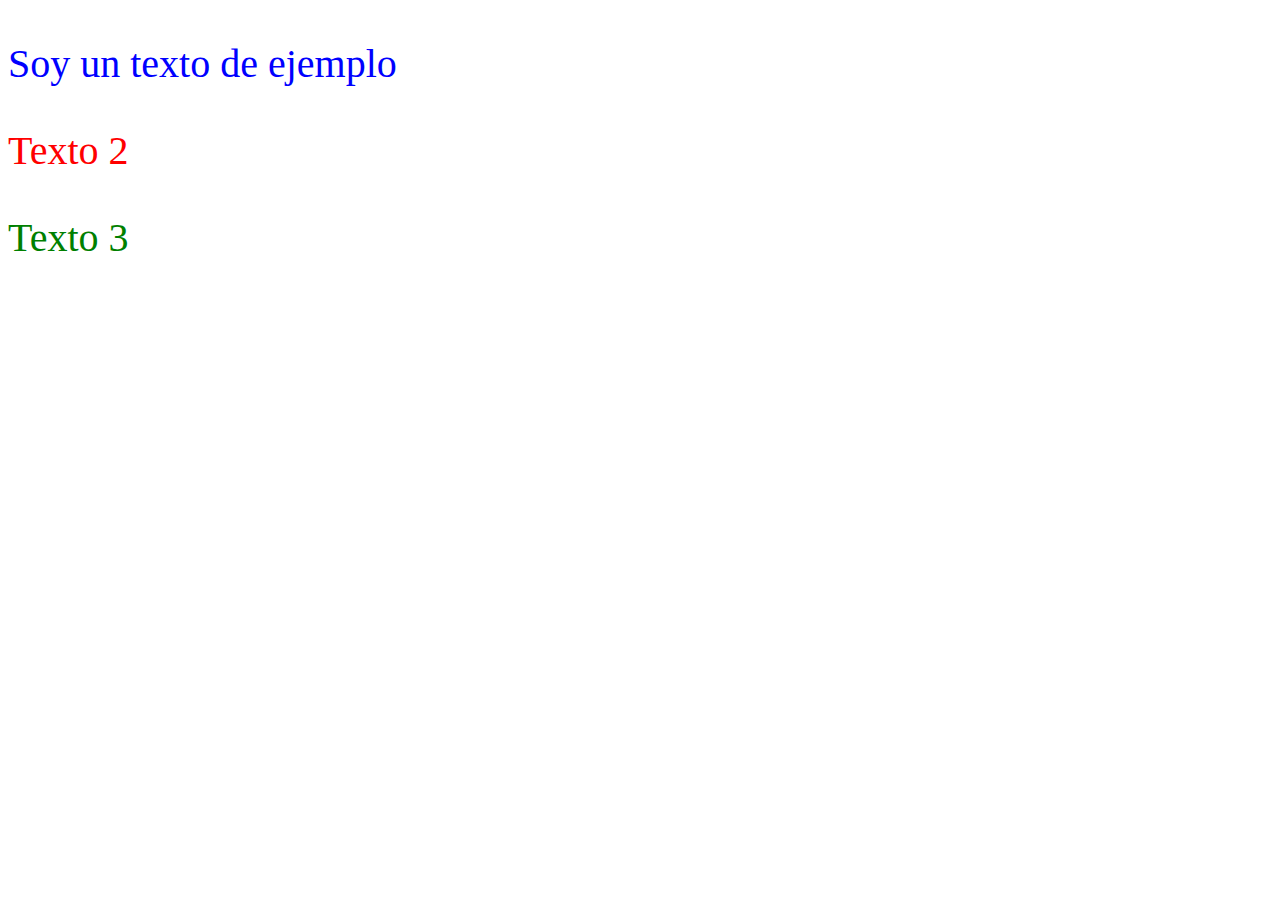
<file: CSS/Clases CSS/index.html>
<!DOCTYPE html>
<html lang="es">
<head>
    <meta charset="UTF-8">
    <meta name="viewport" content="width=device-width, initial-scale=1.0">
    <title>Clase CSS</title>
    <link rel="stylesheet" href="./CSS/estilos.css">
</head>
<body>
    <p>Soy un texto de ejemplo</p>
    <p id="texto2">Texto 2</p>
    <p class="texto3">Texto 3</p>
</body>
</html>
</file>
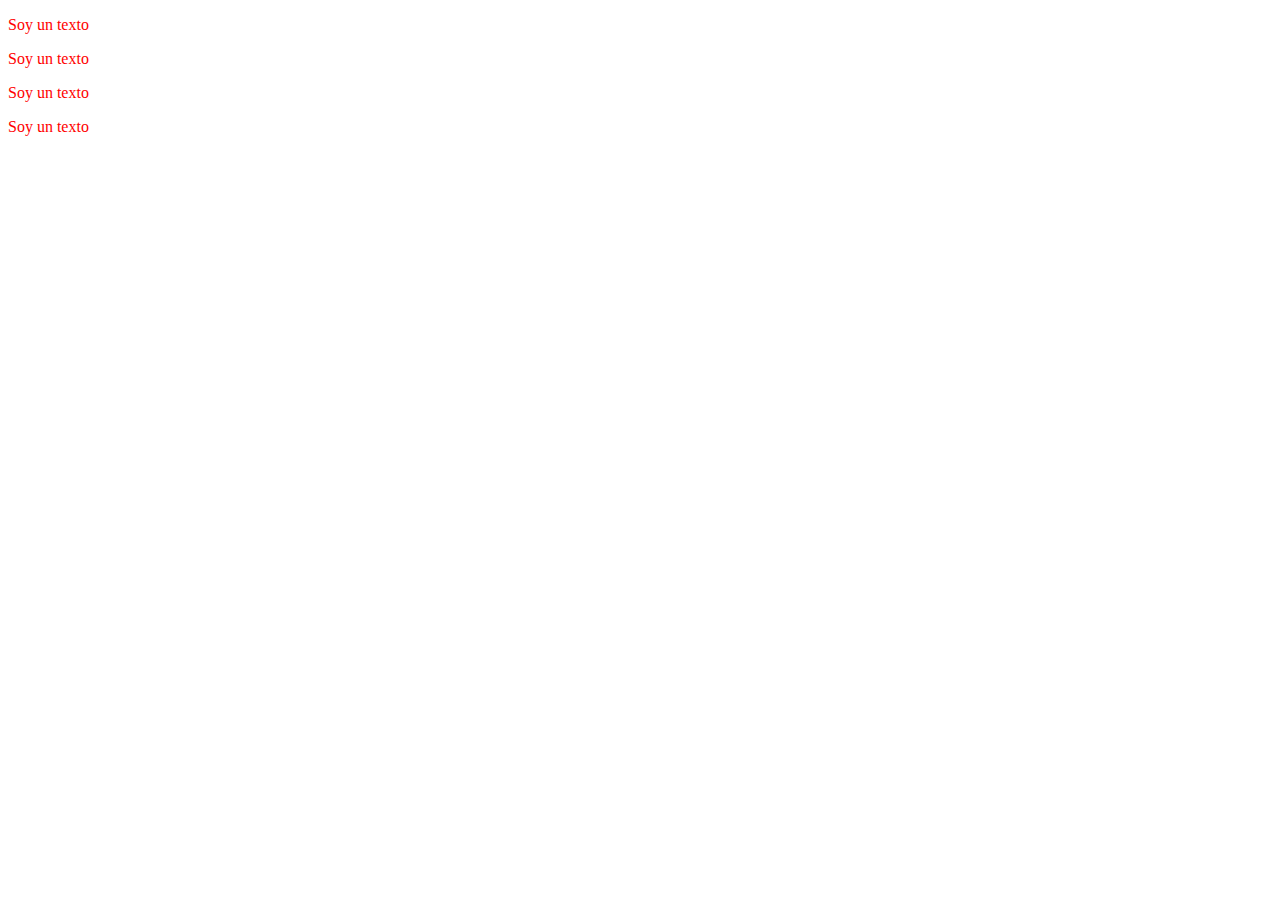
<file: CSS/Clases CSS/Clase combinadores/index.html>
<!DOCTYPE HTML>
<html lang="es">
    <head>
        <meta charset="utf-8">
        <meta name="viewport" content="width=device-width, initial-scale=1.0">
        <title>Combinadores</title>
        <link rel="stylesheet" href="./estilos.css">
    </head>
    <body>
        <!-- <div>
            <h2>Soy un h2</h2>
            <p>Soy una etiqueta de parrafo</p>
            <h2>Soy un h2</h2>
            <h3>Soy un h3</h3>
            <p>Soy una etiqueta p</p>
            <h2>Soy un h2</h2>
            <p>Soy una etiqueta p</p>
        </div> -->
        <div>
            <article>
                <p>Soy un texto</p>
            </article>
            <article>
                <p>Soy un texto</p>
            </article>
            <section>
                <div>
                    <p>Soy un texto</p>
                </div>
            </section>
            <p>Soy un texto</p>
        </div>
    </body>
</html>
</file>
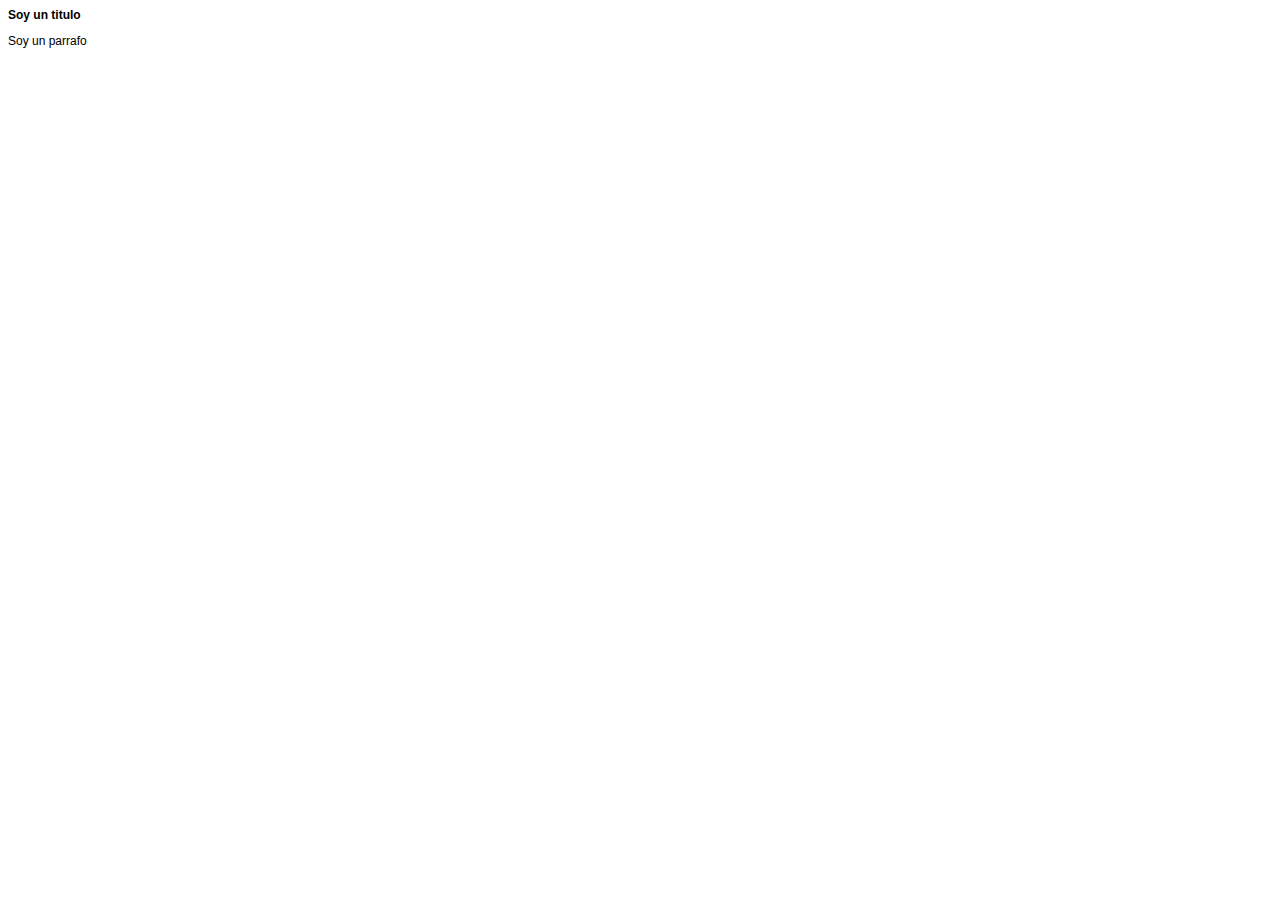
<file: CSS/Clases CSS/clase herencia/index.html>
<!DOCTYPE html>
<html lang="en">
<head>
    <meta charset="UTF-8">
    <meta name="viewport" content="width=device-width, initial-scale=1.0">
    <title>Clase herencia</title>
    <link rel="stylesheet" href="./style.css">
</head>
<body>
    <main>
        <h1>Soy un titulo</h1>
        <p>Soy un parrafo</p>
    </main>
</body>
</html>
</file>
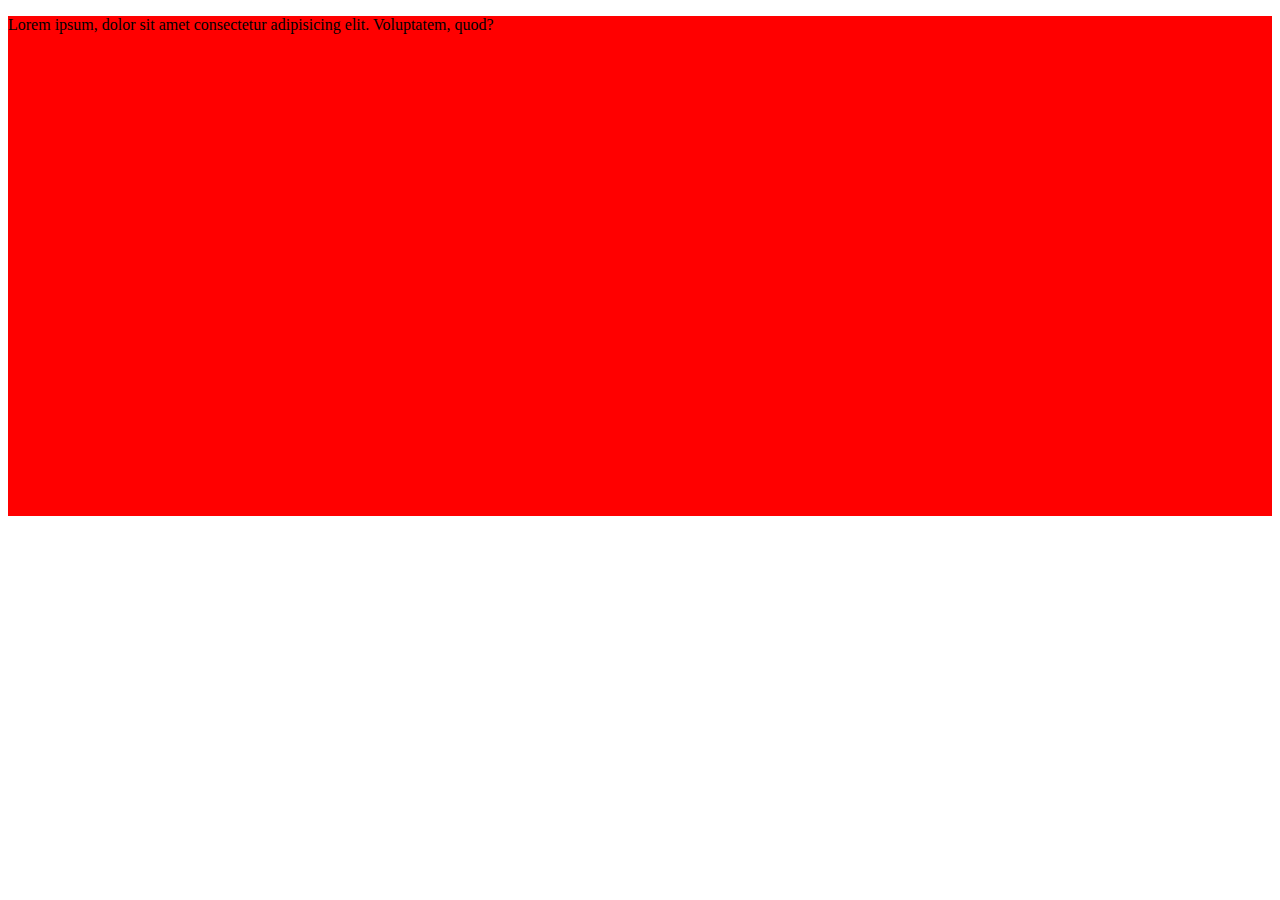
<file: CSS/Clases CSS/Clase medidas/index.html>
<!DOCTYPE html>
    <html lang="es">
        <head>
            <meta name="viewport" content="width=device-width, initial-scale=1.0">
            <meta charset="utf-8">
            <title>Clase Medidas</title>
            <link rel="stylesheet" href="./estilos.css">
        </head>
        <body>
            <main>
                <p>Lorem ipsum, dolor sit amet consectetur adipisicing elit. Voluptatem, quod?</p>
            </main>
        </body>
    </html>
</file>
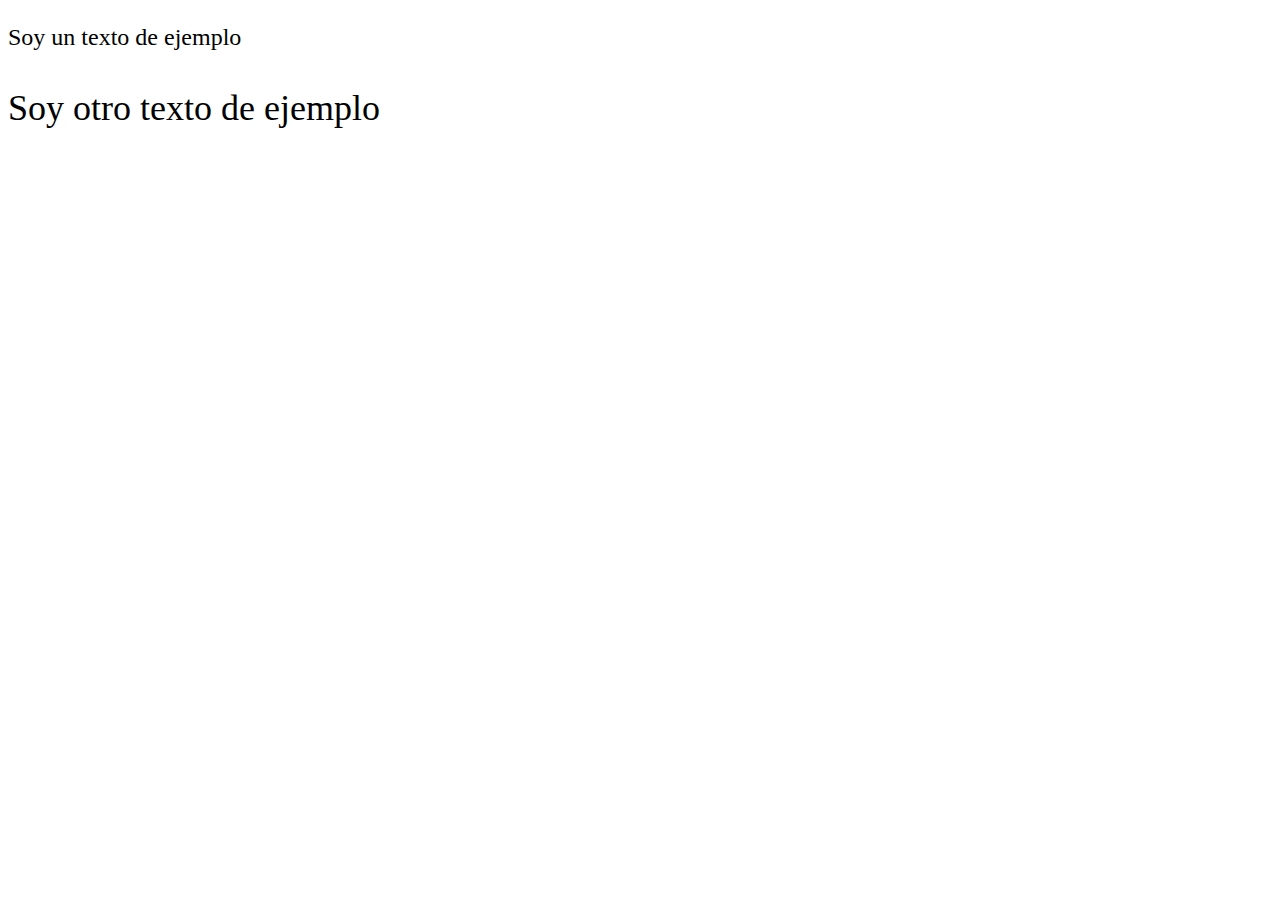
<file: CSS/Clases CSS/em/index.html>
<!DOCTYPE html>
<html lang="es">
    <head>
        <meta charset="utf-8">
        <meta name="vieport" content="width= device-width, initial-scale=1.0">
        <title>Medidas em</title>
        <link rel="stylesheet" href="./estilos.css">
    </head>
    <body>
        <main class="text-container">
            <p>Soy un texto de ejemplo</p>
            <div>
                <p>Soy otro texto de ejemplo</p>
            </div>
        </main>
    </body>
</html>
</file>
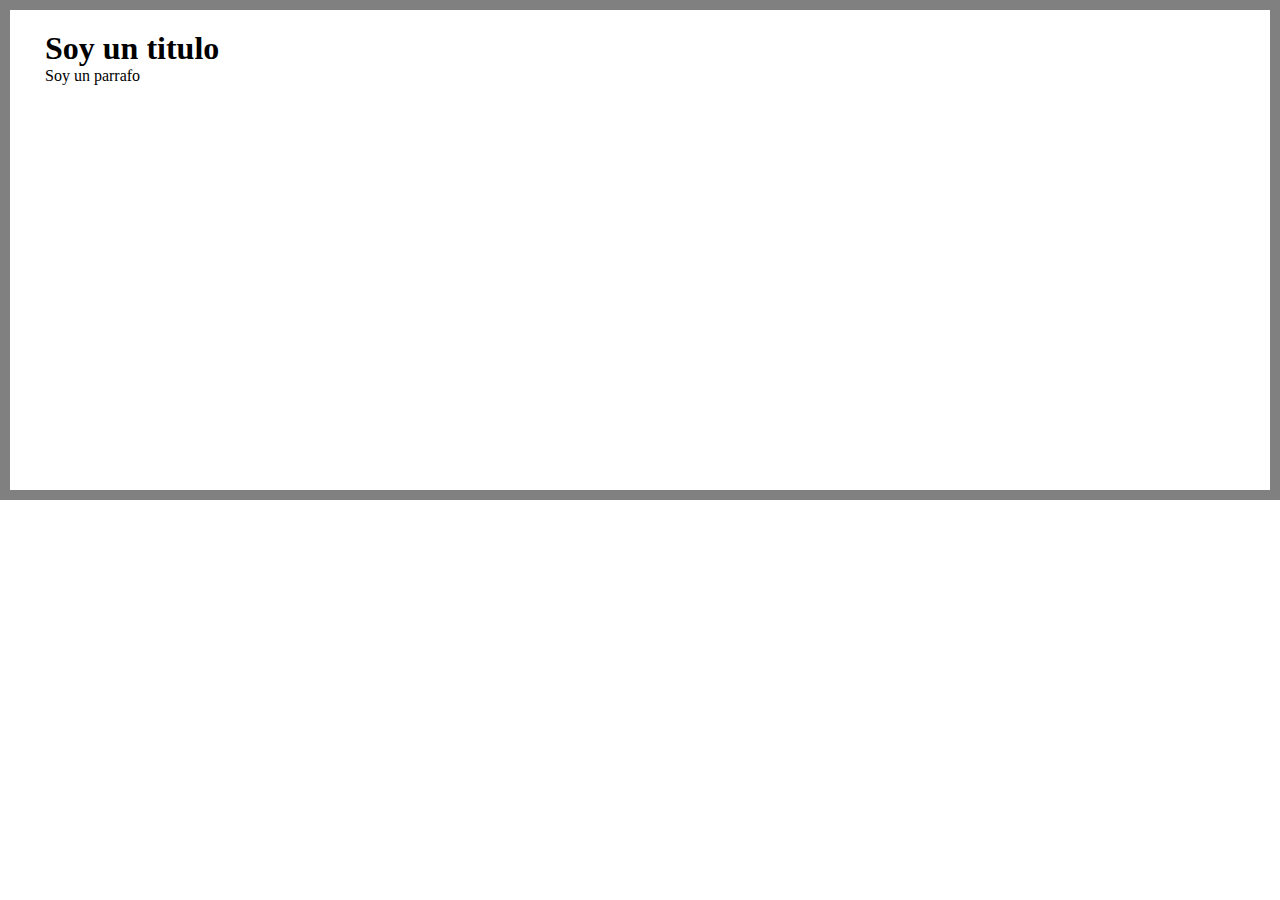
<file: CSS/Clases CSS/Modelo de caja/index.html>
<!DOCTYPE html>
<html lang="en">
<head>
    <meta charset="UTF-8">
    <meta name="viewport" content="width=device-width, initial-scale=1.0">
    <title>Modelo de caja</title>
    <link rel="stylesheet" href="./style.css">
</head>
<body>
    <main>
        <section>
            <h1>Soy un titulo</h1>
            <div>
                <p>Soy un parrafo</p>
            </div>
        </section>
    </main>
</body>
</html>
</file>
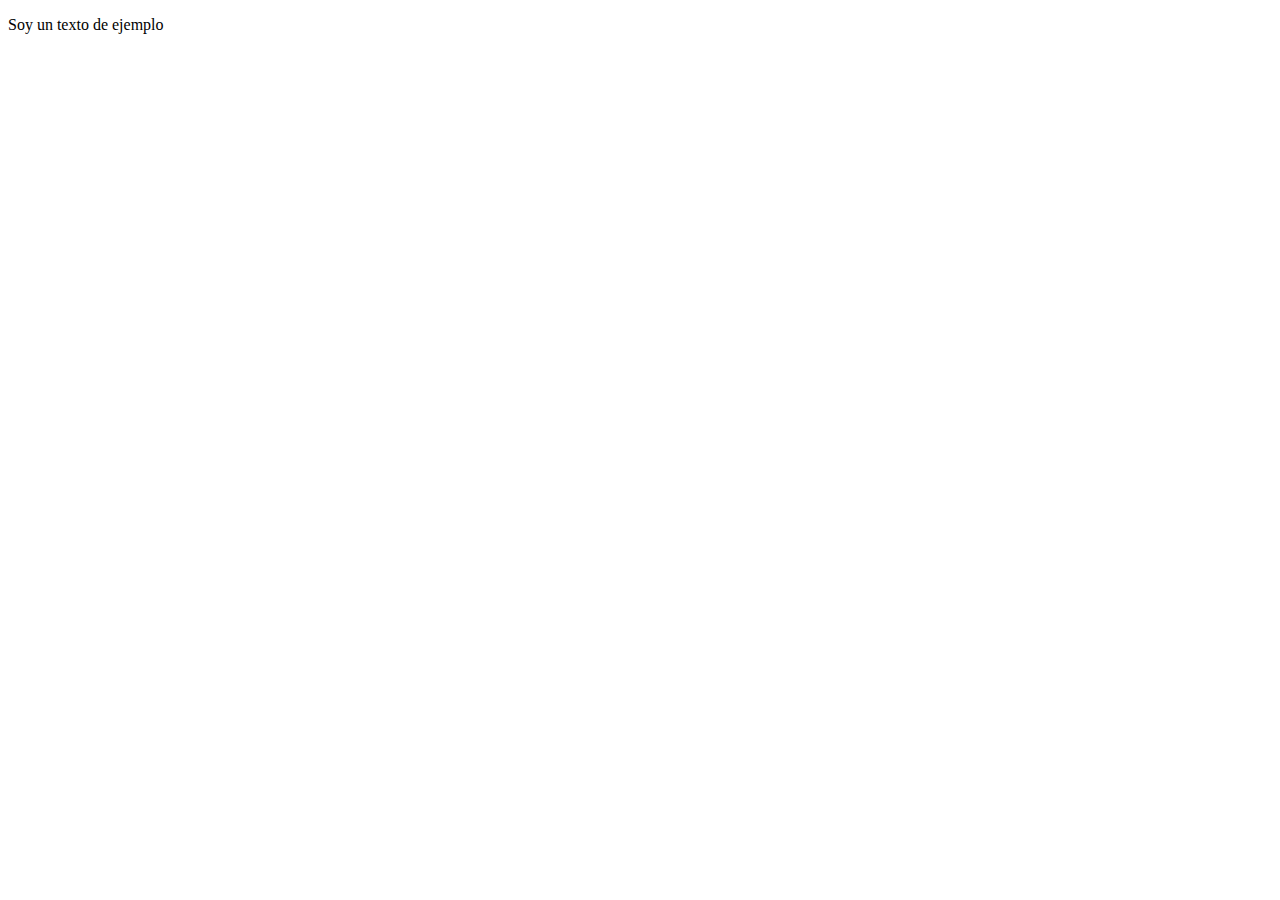
<file: CSS/Clases CSS/rem/index.html>
<!DOCTYPE html>
<html lang="es">
    <head>
        <meta charset="UTF-8">
        <meta name="viewport" content="width= device-width, initial-scale=1.0">
        <title>Medidas rem</title>
        <link rel="stylesheet" href="./estilos.css">
    </head>
    <body>
        <main>
            <p>Soy un texto de ejemplo</p>
        </main>
    </body>
</html>
</file>
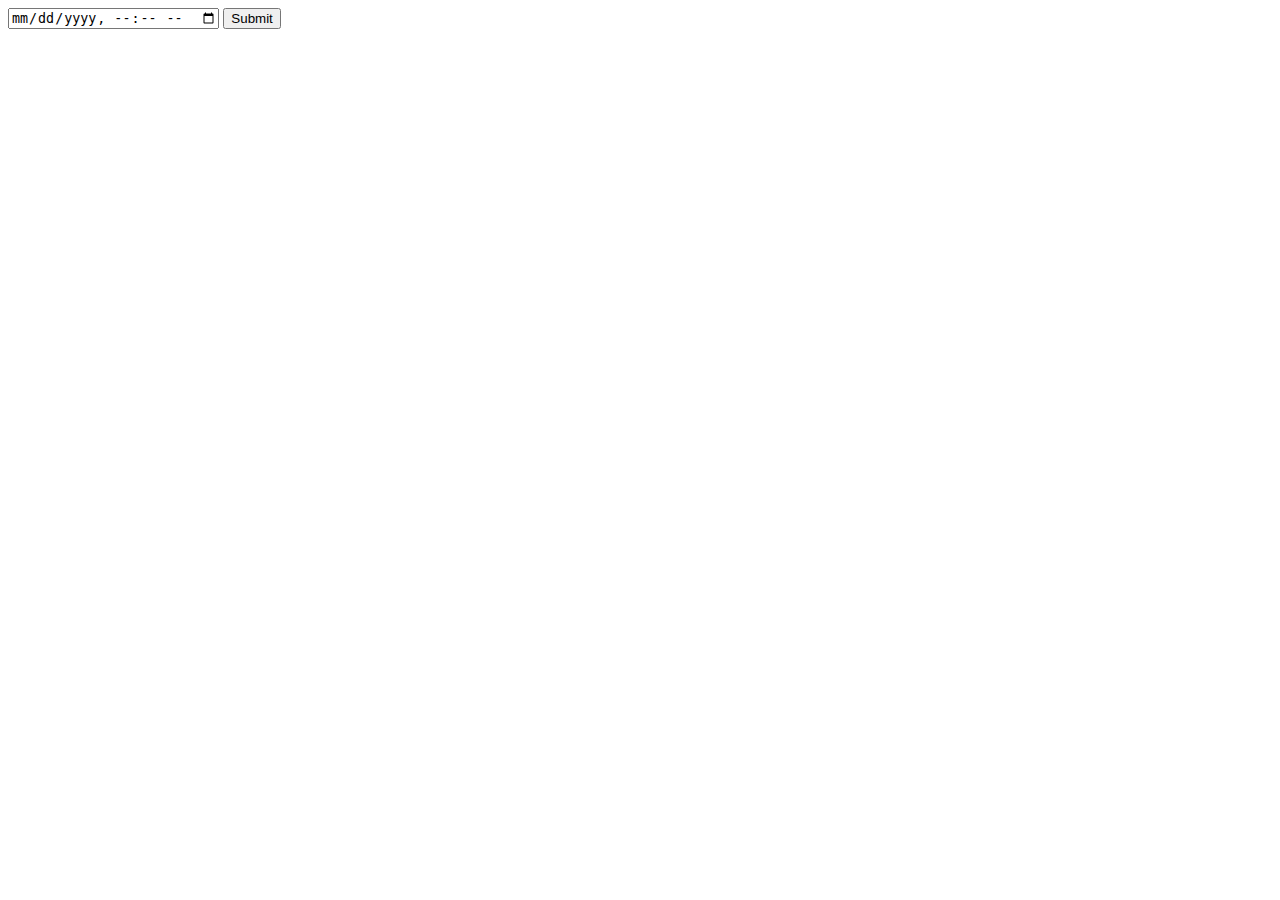
<file: calendario.html>
<!DOCTYPE html>
<html lang="en">
<head>
    <meta charset="UTF-8">
    <meta name="viewport" content="width=device-width, initial-scale=1.0">
    <title>Calendarios</title>
</head>
<body>
    <!-- <form action="">
        <label for="hora">
            <span>Hora</span>
            <input type="time" id="hora" name="hora">
        </label>
        <label for="dia">
            <span>Dia</span>
            <input type="date" id="dia" name="dia">
        </label>
        <label for="semana">
            <span>Semana</span>
            <input type="week" id="semana" name="semana">
        </label>
        <label for="mes">
            <span>Mes</span>
            <input type="month" id="mes" name="mes">
        </label>
        <input type="submit" value="Enviar">
    </form> -->
    <form action="">
        <label for="calendario">
            <input type="datetime-local" id="calendario" name="calendario">
        </label>
        <input type="submit">
    </form>
</body>
</html>
</file>
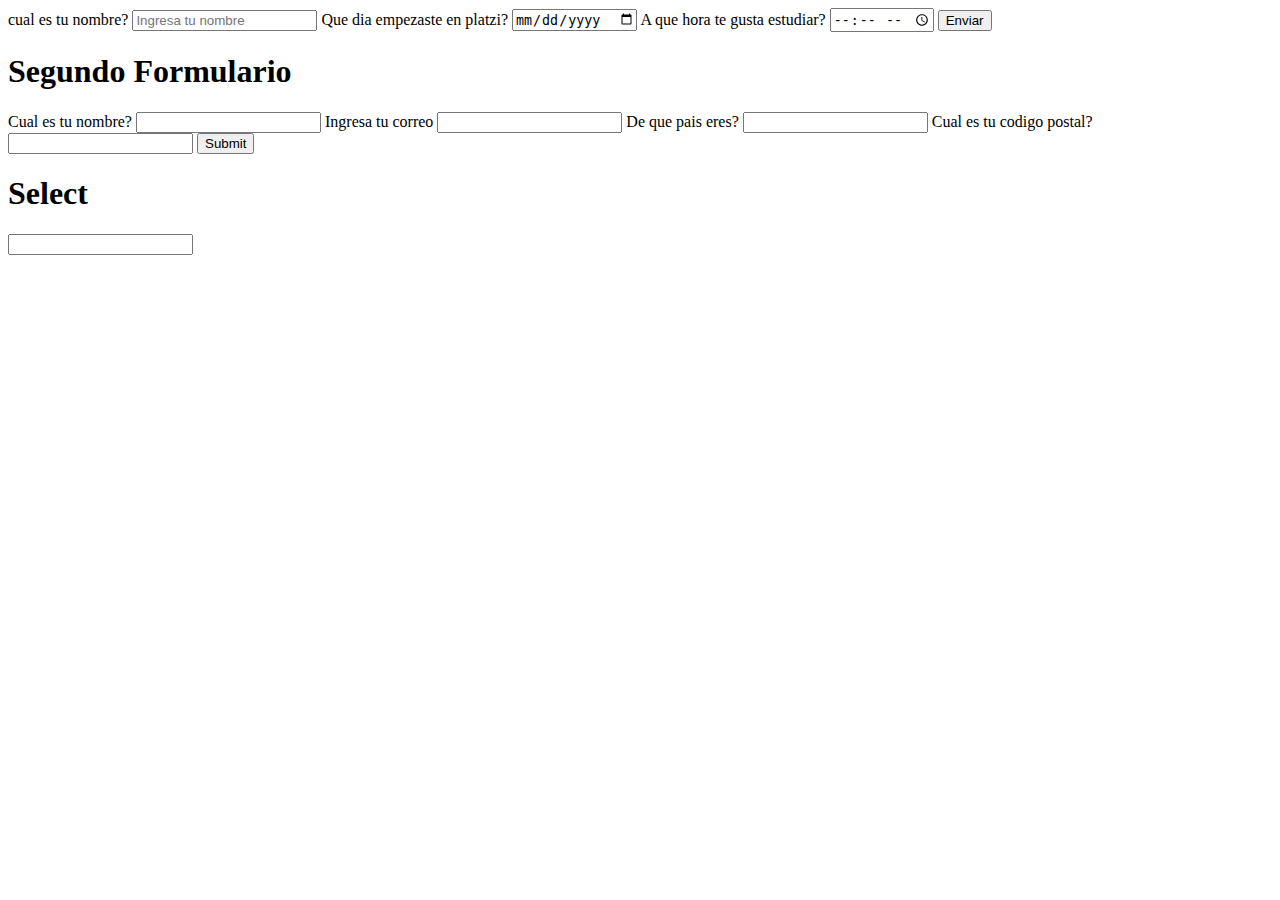
<file: formularios.html>
<!DOCTYPE html>
<html lang="es">
<head>
    <meta charset="UTF-8">
    <meta name="viewport" content="width=device-width, initial-scale=1.0">
    <title>Formularios</title>
</head>
<body>
    <form action="">
        <label for="nombre">
            <span>cual es tu nombre?</span>
            <input type="text" id="nombre" placeholder="Ingresa tu nombre">
        </label>
        <label for="inicio-platzi">
            <span>Que dia empezaste en platzi?</span>
            <input type="date" id="inicio-platzi">
        </label>
        <label for="horario">
            <span>A que hora te gusta estudiar?</span>
            <input type="time" id="horario">
        </label>
        <label for="Enviar">
            <input type="submit" id="Enviar" value="Enviar">
        </label>
    </form>
    <h1>Segundo Formulario</h1>
    <form action="">
        <label for="nombre">
            <span>Cual es tu nombre?</span>
            <input type="text" name="nombre" id="nombre" autocomplete="name">
        </label>
        <label for="correo">
            <span>Ingresa tu correo</span>
            <input type="email" name="correo" id="correo" autocomplete="email">
        </label>
        <label for="pais">
            <span>De que pais eres?</span>
            <input type="text" name="pais" id="pais" >
        </label>
        <label for="cp">
            <span>Cual es tu codigo postal?</span>
            <input type="text" name="cp" id="cp">
        </label>
        <input type="submit">
    </form>
    <h1>Select</h1>
    <!-- <select name="cursos" id="">
        <option value="JavaScript">JavaScript</option>
        <option value="HTML5">HTML5</option>
        <option value="CSS3">CSS3</option>
        <option value="Web Standars">Web Standars</option>
    </select> -->



    <!-- Realizando el select con buenas practicas -->
    <input list="cursos">
    <datalist id="cursos">
        <option value="JavaScript"></option>
        <option value="HTML5"></option>
        <option value="CSS3"></option>
        <option value="Web Standars"></option>
    </datalist>
</body>
</html>
</file>
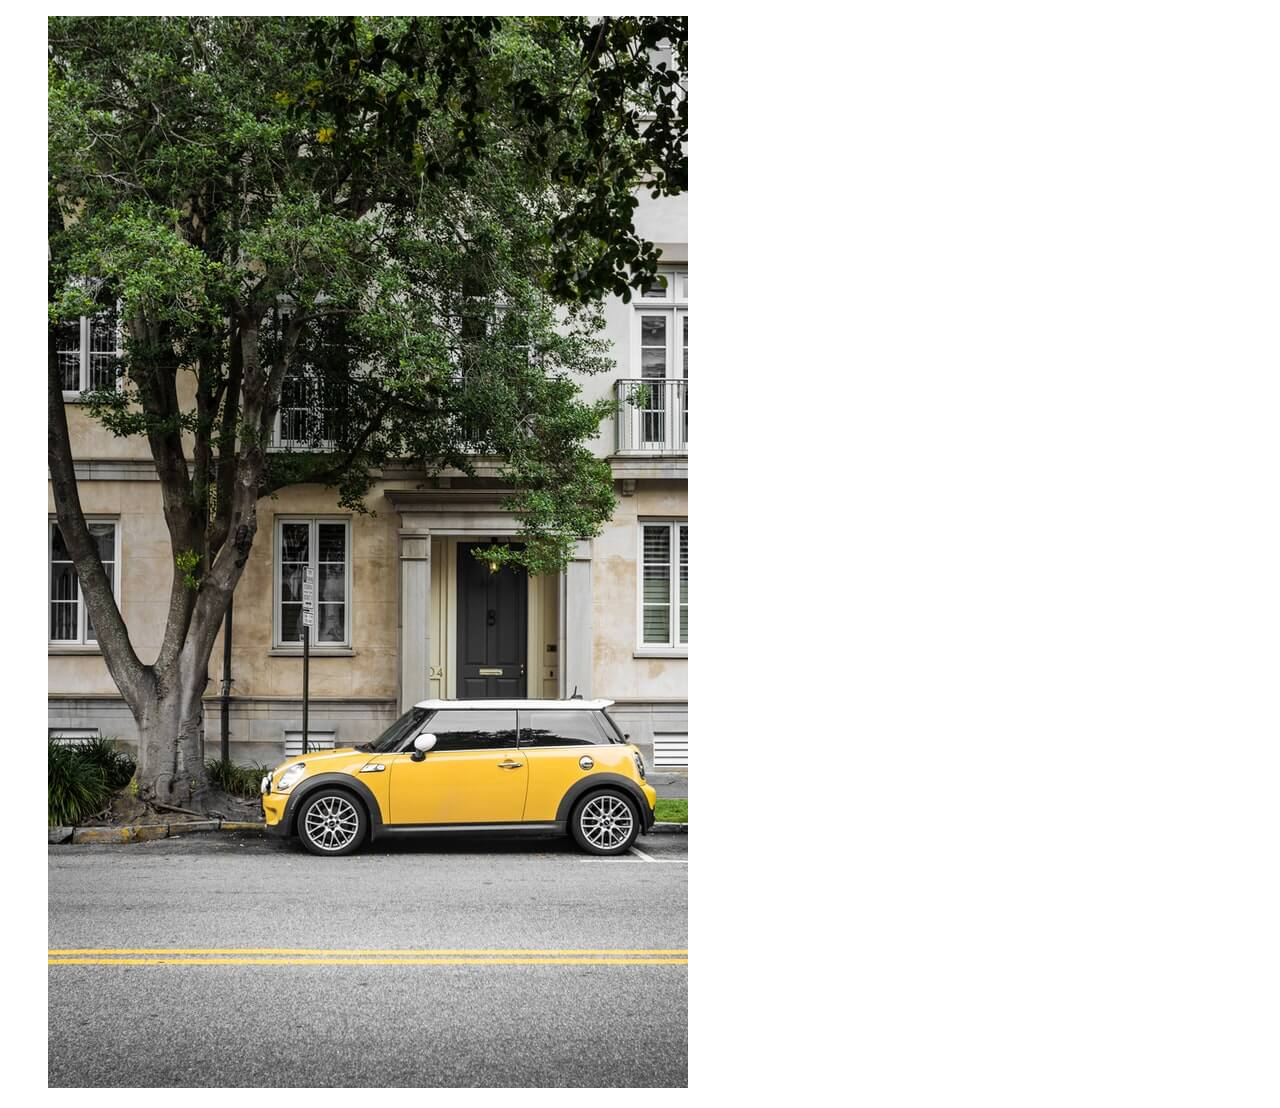
<file: imagenes.html>
<!DOCTYPE HTML>
<html lang="es">
<head>
    <meta charset="utf-8"> 
    <meta name="viewport" content="witdh= device-witdh, initial-scale=1.0">
<title>Imagenes y videos</title>
</head>
<body>
    <main>
        <section>
            <figure>
                <img src="./imagenes/small.jpg" alt="imagen de un minicooper">
            </figure>
        </section>
    </main>
</body>
</html>
</file>
<file: CSS/Clases CSS/CSS/estilos.css>
p{
    color: blue;
    font-size: 40px;   
}
#texto2{
    color: red;
    font-size: 40px; 
}
.texto3{
    color: green;
    font-size: 40px; 
}
</file>
<file: CSS/Clases CSS/Clase combinadores/estilos.css>
/*
Adjacent Sibling
h2 + p{
    color: red;
} 
h2 ~ p{
    color: red;
} 
div > p {
    color: red;
} */

div p{
    color: red;
}
</file>
<file: CSS/Clases CSS/clase herencia/style.css>
html{
    font-size: 75%;
    font-family: Verdana, Geneva, Tahoma, sans-serif;
}
h1{
    font-size: inherit;
}
</file>
<file: CSS/Clases CSS/Clase medidas/estilos.css>
p{
    font-size: 16px;
}
main{
    background-color: red;
    width: 100%;
    height: 500px;
}
</file>
<file: CSS/Clases CSS/em/estilos.css>
.text-container{
    font-size: 1.5em;
}
.text-container div{
    font-size: 1.5em;
}
</file>
<file: CSS/Clases CSS/Modelo de caja/style.css>
*{
    box-sizing: border-box;
    margin: 0;
    padding: 0;
}
main{
    width: 100%;
    height: 500px;
    border: solid 10px grey;
    padding: 20px 35px;
}
</file>
<file: CSS/Clases CSS/rem/estilos.css>
html{
    font-size: 62.5%;
}
p{
    font-size: 1.6rem;
}
</file>
